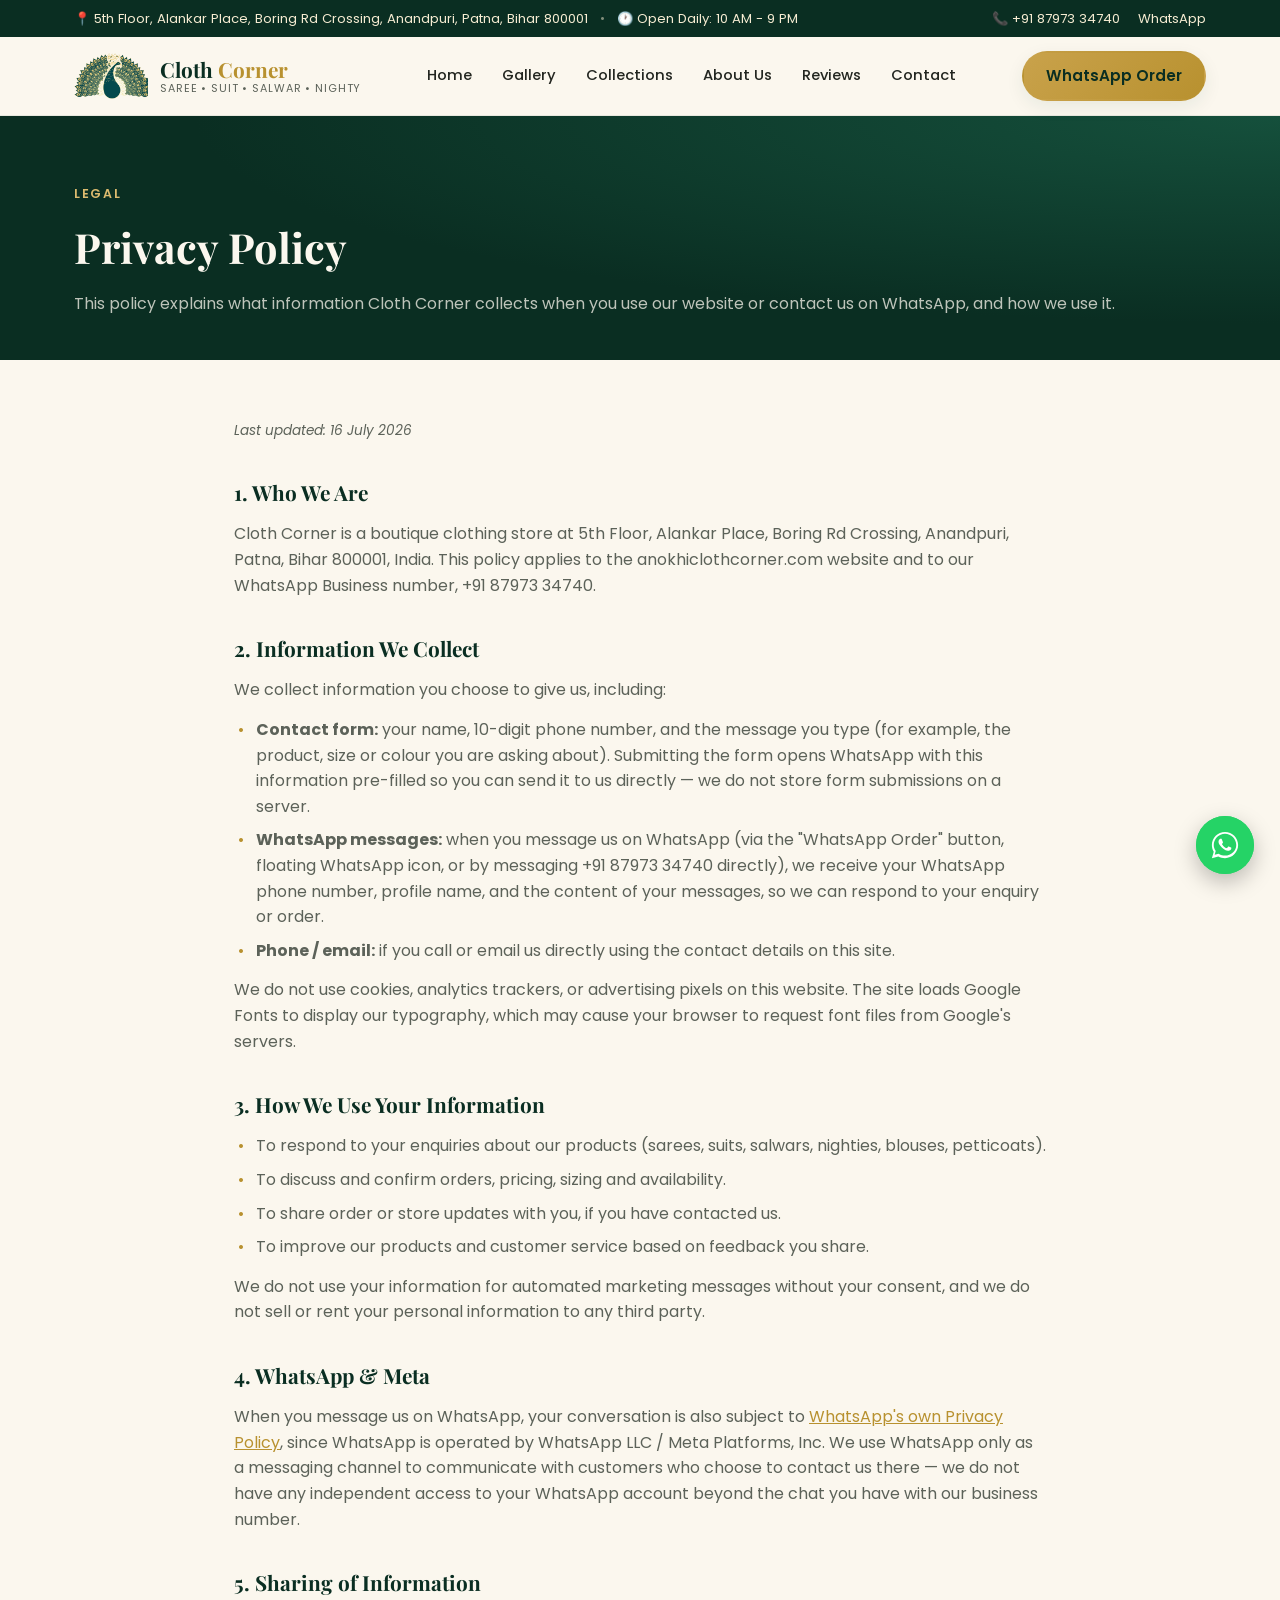
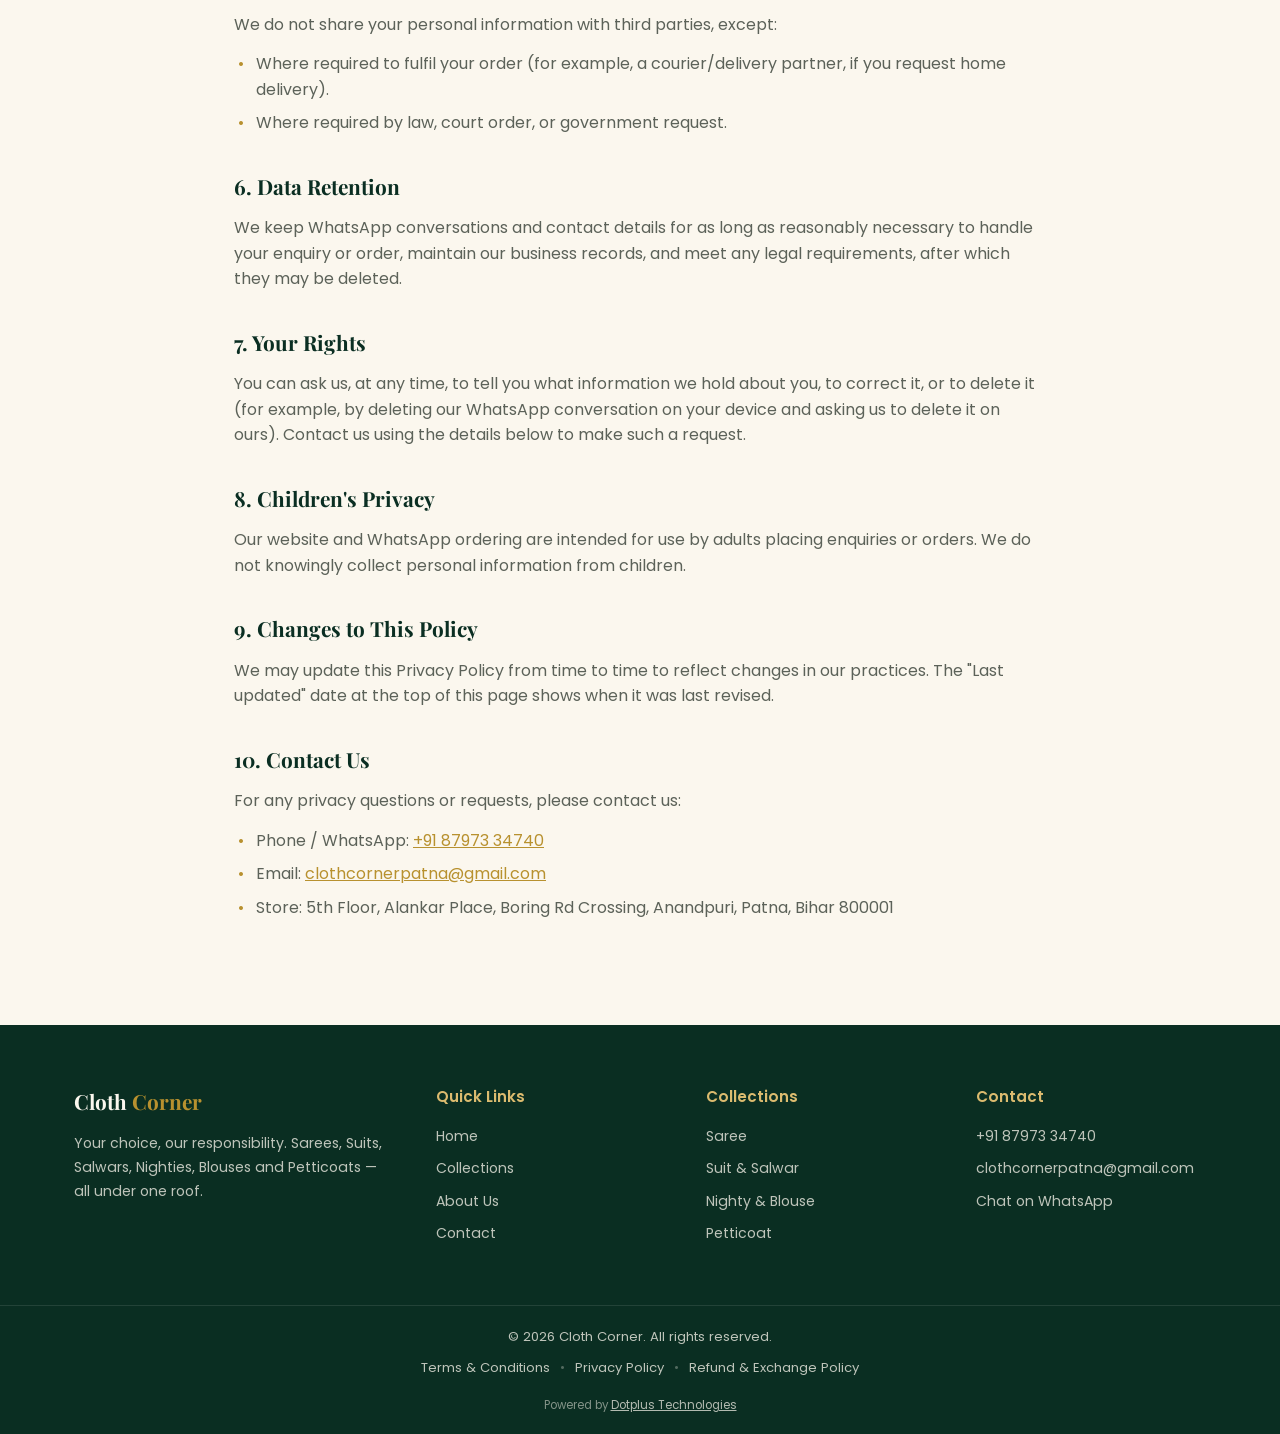
<file: privacy.html>
<!DOCTYPE html>
<html lang="en">
<head>
<meta charset="UTF-8">
<meta name="viewport" content="width=device-width, initial-scale=1.0">
<title>Privacy Policy | Cloth Corner</title>
<meta name="description" content="How Cloth Corner collects and uses your information via our website and WhatsApp, Patna.">
<meta name="theme-color" content="#0f3d2e">
<meta name="robots" content="noindex">
<link rel="preconnect" href="https://fonts.googleapis.com">
<link rel="preconnect" href="https://fonts.gstatic.com" crossorigin>
<link href="https://fonts.googleapis.com/css2?family=Playfair+Display:wght@500;600;700;800&family=Poppins:wght@300;400;500;600;700&display=swap" rel="stylesheet">
<link rel="stylesheet" href="css/style.css">
<link rel="icon" type="image/png" sizes="32x32" href="img/favicon-32.png">
<link rel="icon" type="image/png" sizes="180x180" href="img/favicon-180.png">
<link rel="apple-touch-icon" href="img/favicon-180.png">
</head>
<body>

<!-- Top info bar -->
<div class="topbar">
  <div class="container topbar-inner">
    <div class="topbar-left">
      <span>📍 5th Floor, Alankar Place, Boring Rd Crossing, Anandpuri, Patna, Bihar 800001</span>
      <span class="sep">•</span>
      <span>🕐 Open Daily: 10 AM - 9 PM</span>
    </div>
    <div class="topbar-right">
      <a href="tel:+918797334740">📞 +91 87973 34740</a>
      <a href="https://wa.me/918797334740?text=Hi%2C%20I%20would%20like%20information%20about%20Cloth%20Corner%20products." target="_blank" rel="noopener">WhatsApp</a>
    </div>
  </div>
</div>

<!-- Header -->
<header class="site-header" id="siteHeader">
  <div class="container header-inner">
    <a href="index.html" class="brand">
      <span class="brand-mark">
        <img src="img/logo-mark.png" width="258" height="160" alt="Cloth Corner peacock logo">
      </span>
      <span class="brand-text">
        <span class="brand-name">Cloth <em>Corner</em></span>
        <span class="brand-tag">Saree • Suit • Salwar • Nighty</span>
      </span>
    </a>

    <nav class="main-nav" id="mainNav">
      <a href="index.html#home">Home</a>
      <a href="index.html#gallery">Gallery</a>
      <a href="index.html#collections">Collections</a>
      <a href="about.html">About Us</a>
      <a href="index.html#testimonials">Reviews</a>
      <a href="index.html#contact">Contact</a>
    </nav>

    <a href="https://wa.me/918797334740?text=Hi%2C%20I%20would%20like%20information%20about%20Cloth%20Corner%20products." target="_blank" rel="noopener" class="btn btn-primary header-cta">
      <span>WhatsApp Order</span>
    </a>

    <button class="hamburger" id="hamburger" aria-label="Open menu" aria-expanded="false">
      <span></span><span></span><span></span>
    </button>
  </div>
</header>

<!-- Page title -->
<section class="legal-hero">
  <div class="container">
    <span class="eyebrow">Legal</span>
    <h1>Privacy Policy</h1>
    <p>This policy explains what information Cloth Corner collects when you use our website or contact us on WhatsApp, and how we use it.</p>
  </div>
</section>

<!-- Content -->
<section class="legal-content">
  <div class="container">
    <p class="updated">Last updated: 16 July 2026</p>

    <h2>1. Who We Are</h2>
    <p>Cloth Corner is a boutique clothing store at 5th Floor, Alankar Place, Boring Rd Crossing, Anandpuri, Patna, Bihar 800001, India. This policy applies to the anokhiclothcorner.com website and to our WhatsApp Business number, +91 87973 34740.</p>

    <h2>2. Information We Collect</h2>
    <p>We collect information you choose to give us, including:</p>
    <ul>
      <li><strong>Contact form:</strong> your name, 10-digit phone number, and the message you type (for example, the product, size or colour you are asking about). Submitting the form opens WhatsApp with this information pre-filled so you can send it to us directly — we do not store form submissions on a server.</li>
      <li><strong>WhatsApp messages:</strong> when you message us on WhatsApp (via the "WhatsApp Order" button, floating WhatsApp icon, or by messaging +91 87973 34740 directly), we receive your WhatsApp phone number, profile name, and the content of your messages, so we can respond to your enquiry or order.</li>
      <li><strong>Phone / email:</strong> if you call or email us directly using the contact details on this site.</li>
    </ul>
    <p>We do not use cookies, analytics trackers, or advertising pixels on this website. The site loads Google Fonts to display our typography, which may cause your browser to request font files from Google's servers.</p>

    <h2>3. How We Use Your Information</h2>
    <ul>
      <li>To respond to your enquiries about our products (sarees, suits, salwars, nighties, blouses, petticoats).</li>
      <li>To discuss and confirm orders, pricing, sizing and availability.</li>
      <li>To share order or store updates with you, if you have contacted us.</li>
      <li>To improve our products and customer service based on feedback you share.</li>
    </ul>
    <p>We do not use your information for automated marketing messages without your consent, and we do not sell or rent your personal information to any third party.</p>

    <h2>4. WhatsApp &amp; Meta</h2>
    <p>When you message us on WhatsApp, your conversation is also subject to <a href="https://www.whatsapp.com/legal/privacy-policy" target="_blank" rel="noopener">WhatsApp's own Privacy Policy</a>, since WhatsApp is operated by WhatsApp LLC / Meta Platforms, Inc. We use WhatsApp only as a messaging channel to communicate with customers who choose to contact us there — we do not have any independent access to your WhatsApp account beyond the chat you have with our business number.</p>

    <h2>5. Sharing of Information</h2>
    <p>We do not share your personal information with third parties, except:</p>
    <ul>
      <li>Where required to fulfil your order (for example, a courier/delivery partner, if you request home delivery).</li>
      <li>Where required by law, court order, or government request.</li>
    </ul>

    <h2>6. Data Retention</h2>
    <p>We keep WhatsApp conversations and contact details for as long as reasonably necessary to handle your enquiry or order, maintain our business records, and meet any legal requirements, after which they may be deleted.</p>

    <h2>7. Your Rights</h2>
    <p>You can ask us, at any time, to tell you what information we hold about you, to correct it, or to delete it (for example, by deleting our WhatsApp conversation on your device and asking us to delete it on ours). Contact us using the details below to make such a request.</p>

    <h2>8. Children's Privacy</h2>
    <p>Our website and WhatsApp ordering are intended for use by adults placing enquiries or orders. We do not knowingly collect personal information from children.</p>

    <h2>9. Changes to This Policy</h2>
    <p>We may update this Privacy Policy from time to time to reflect changes in our practices. The "Last updated" date at the top of this page shows when it was last revised.</p>

    <h2>10. Contact Us</h2>
    <p>For any privacy questions or requests, please contact us:</p>
    <ul>
      <li>Phone / WhatsApp: <a href="tel:+918797334740">+91 87973 34740</a></li>
      <li>Email: <a href="mailto:clothcornerpatna@gmail.com">clothcornerpatna@gmail.com</a></li>
      <li>Store: 5th Floor, Alankar Place, Boring Rd Crossing, Anandpuri, Patna, Bihar 800001</li>
    </ul>
  </div>
</section>

<!-- Footer -->
<footer class="site-footer">
  <div class="container footer-inner">
    <div class="footer-brand">
      <span class="brand-name light">Cloth <em>Corner</em></span>
      <p>Your choice, our responsibility. Sarees, Suits, Salwars, Nighties, Blouses and Petticoats — all under one roof.</p>
    </div>
    <div class="footer-links">
      <h4>Quick Links</h4>
      <a href="index.html#home">Home</a>
      <a href="index.html#collections">Collections</a>
      <a href="about.html">About Us</a>
      <a href="index.html#contact">Contact</a>
    </div>
    <div class="footer-links">
      <h4>Collections</h4>
      <a href="index.html#collections">Saree</a>
      <a href="index.html#collections">Suit &amp; Salwar</a>
      <a href="index.html#collections">Nighty &amp; Blouse</a>
      <a href="index.html#collections">Petticoat</a>
    </div>
    <div class="footer-links">
      <h4>Contact</h4>
      <a href="tel:+918797334740">+91 87973 34740</a>
      <a href="mailto:clothcornerpatna@gmail.com">clothcornerpatna@gmail.com</a>
      <a href="https://wa.me/918797334740?text=Hi%2C%20I%20would%20like%20information%20about%20Cloth%20Corner%20products." target="_blank" rel="noopener">Chat on WhatsApp</a>
    </div>
  </div>
  <div class="footer-bottom">
    <div class="container footer-bottom-inner">
      <p>© <span id="year"></span> Cloth Corner. All rights reserved.</p>
      <nav class="legal-links" aria-label="Legal">
        <a href="terms.html">Terms &amp; Conditions</a>
        <span class="sep">•</span>
        <a href="privacy.html">Privacy Policy</a>
        <span class="sep">•</span>
        <a href="refund.html">Refund &amp; Exchange Policy</a>
      </nav>
      <p class="powered-by">Powered by <a href="https://dotplus.in" target="_blank" rel="noopener">Dotplus Technologies</a></p>
    </div>
  </div>
</footer>

<a href="https://wa.me/918797334740?text=Hi%2C%20I%20would%20like%20information%20about%20Cloth%20Corner%20products." target="_blank" rel="noopener" class="whatsapp-float" aria-label="Chat on WhatsApp">
  <svg viewBox="0 0 32 32" width="30" height="30"><path fill="#fff" d="M16 2C8.3 2 2 8.3 2 16c0 2.6.7 5.1 2 7.3L2 30l6.9-1.8c2.1 1.2 4.5 1.8 7.1 1.8 7.7 0 14-6.3 14-14S23.7 2 16 2zm0 25.3c-2.3 0-4.5-.6-6.4-1.8l-.5-.3-4.1 1.1 1.1-4-.3-.5C4.6 20 4 18 4 16 4 9.4 9.4 4 16 4s12 5.4 12 12-5.4 11.3-12 11.3zm6.4-8.5c-.3-.2-2-1-2.3-1.1-.3-.1-.5-.2-.8.2-.2.3-.9 1.1-1.1 1.3-.2.2-.4.2-.8.1-.3-.2-1.4-.5-2.7-1.7-1-.9-1.7-2-1.9-2.3-.2-.3 0-.5.1-.7.2-.2.4-.4.6-.6.2-.2.2-.4.3-.6.1-.2.1-.5 0-.7-.1-.2-.8-2-1.1-2.7-.3-.7-.6-.6-.8-.6h-.7c-.2 0-.6.1-.9.4-.3.3-1.2 1.1-1.2 2.8s1.2 3.3 1.4 3.5c.2.2 2.4 3.6 5.7 5.1.8.3 1.4.6 1.9.7.8.3 1.5.2 2.1.1.6-.1 2-.8 2.3-1.6.3-.8.3-1.4.2-1.6-.1-.1-.3-.2-.6-.4z"/></svg>
</a>

<button class="back-to-top" id="backToTop" aria-label="Back to top">↑</button>

<script src="js/script.js"></script>
</body>
</html>
</file>
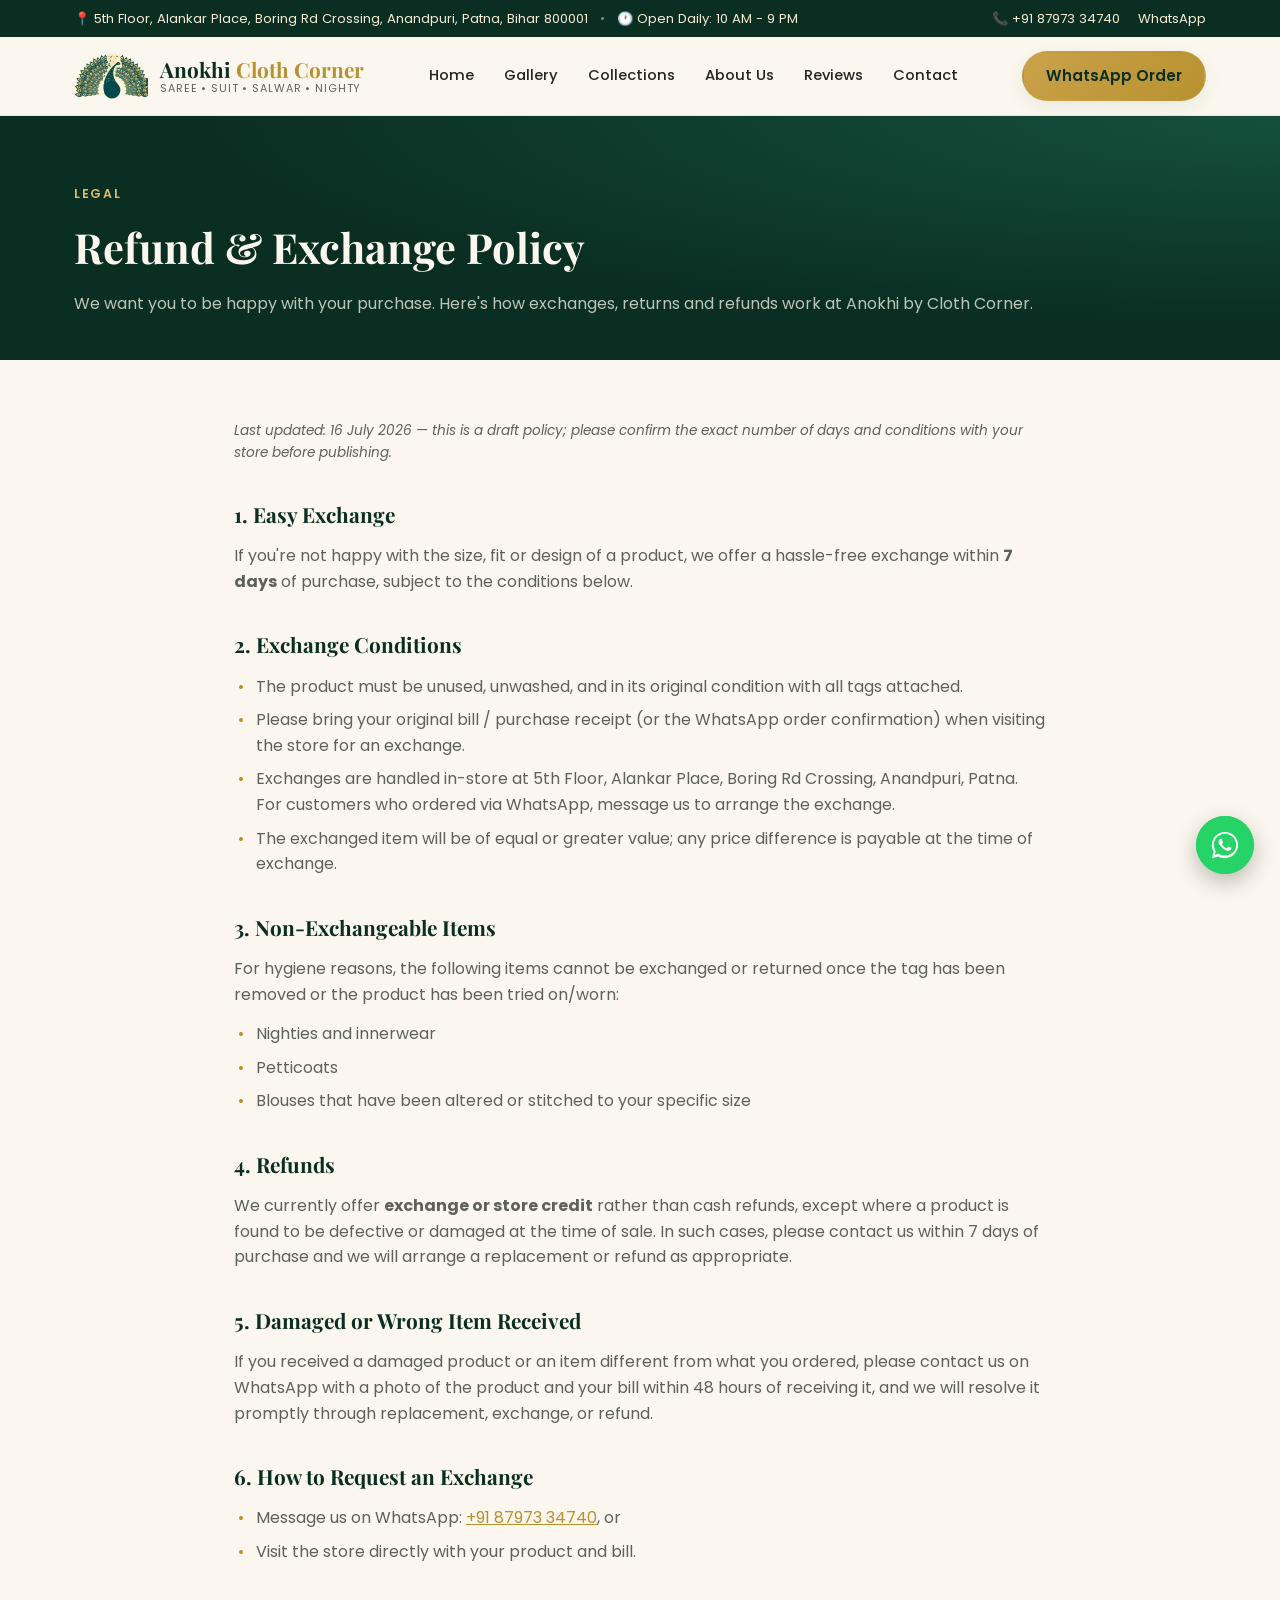
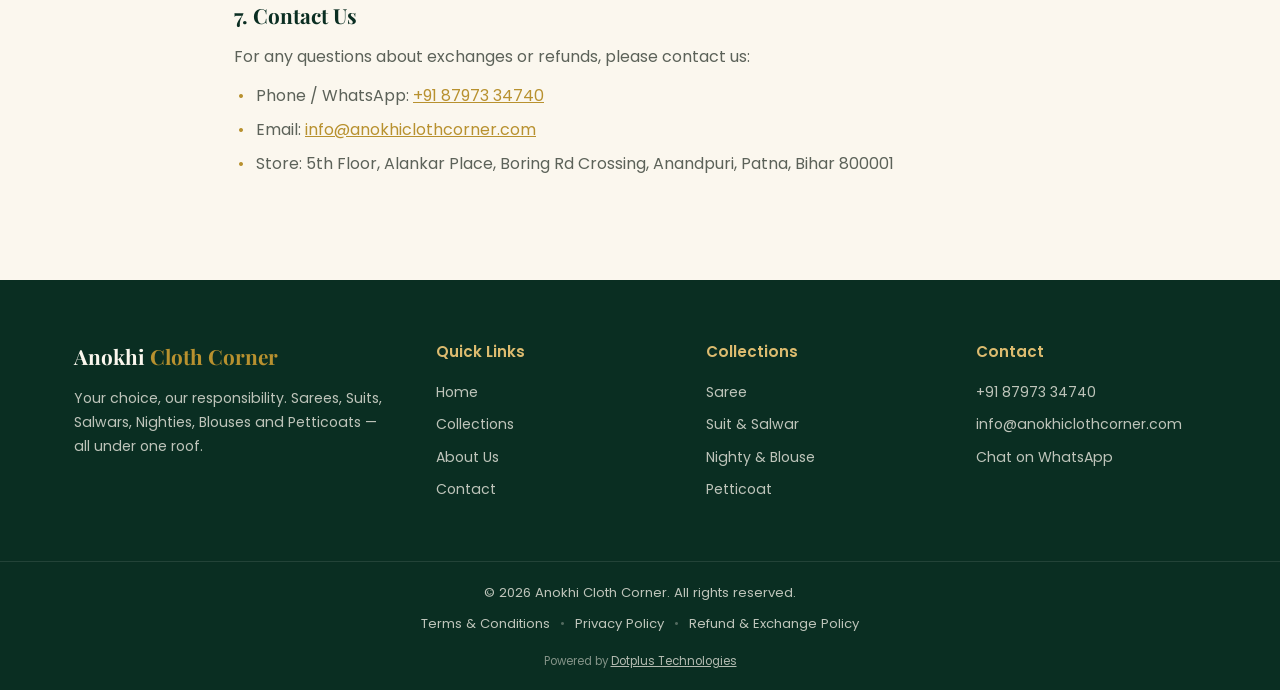
<file: refund.html>
<!DOCTYPE html>
<html lang="en">
<head>
<meta charset="UTF-8">
<meta name="viewport" content="width=device-width, initial-scale=1.0">
<title>Refund &amp; Exchange Policy | Anokhi by Cloth Corner</title>
<meta name="description" content="Exchange, return and refund policy for Anokhi by Cloth Corner, Boring Road, Patna.">
<meta name="theme-color" content="#0f3d2e">
<meta name="robots" content="noindex">
<link rel="preconnect" href="https://fonts.googleapis.com">
<link rel="preconnect" href="https://fonts.gstatic.com" crossorigin>
<link href="https://fonts.googleapis.com/css2?family=Playfair+Display:wght@500;600;700;800&family=Poppins:wght@300;400;500;600;700&display=swap" rel="stylesheet">
<link rel="stylesheet" href="css/style.css">
<link rel="icon" type="image/png" sizes="32x32" href="img/favicon-32.png">
<link rel="icon" type="image/png" sizes="180x180" href="img/favicon-180.png">
<link rel="apple-touch-icon" href="img/favicon-180.png">
</head>
<body>

<!-- Top info bar -->
<div class="topbar">
  <div class="container topbar-inner">
    <div class="topbar-left">
      <span>📍 5th Floor, Alankar Place, Boring Rd Crossing, Anandpuri, Patna, Bihar 800001</span>
      <span class="sep">•</span>
      <span>🕐 Open Daily: 10 AM - 9 PM</span>
    </div>
    <div class="topbar-right">
      <a href="tel:+918797334740">📞 +91 87973 34740</a>
      <a href="https://wa.me/918797334740?text=Hi%2C%20I%20would%20like%20information%20about%20Anokhi%20Cloth%20Corner%20products." target="_blank" rel="noopener">WhatsApp</a>
    </div>
  </div>
</div>

<!-- Header -->
<header class="site-header" id="siteHeader">
  <div class="container header-inner">
    <a href="index.html" class="brand">
      <span class="brand-mark">
        <img src="img/logo-mark.png" width="258" height="160" alt="Anokhi by Cloth Corner peacock logo">
      </span>
      <span class="brand-text">
        <span class="brand-name">Anokhi <em>Cloth Corner</em></span>
        <span class="brand-tag">Saree • Suit • Salwar • Nighty</span>
      </span>
    </a>

    <nav class="main-nav" id="mainNav">
      <a href="index.html#home">Home</a>
      <a href="index.html#gallery">Gallery</a>
      <a href="index.html#collections">Collections</a>
      <a href="index.html#about">About Us</a>
      <a href="index.html#testimonials">Reviews</a>
      <a href="index.html#contact">Contact</a>
    </nav>

    <a href="https://wa.me/918797334740?text=Hi%2C%20I%20would%20like%20information%20about%20Anokhi%20Cloth%20Corner%20products." target="_blank" rel="noopener" class="btn btn-primary header-cta">
      <span>WhatsApp Order</span>
    </a>

    <button class="hamburger" id="hamburger" aria-label="Open menu" aria-expanded="false">
      <span></span><span></span><span></span>
    </button>
  </div>
</header>

<!-- Page title -->
<section class="legal-hero">
  <div class="container">
    <span class="eyebrow">Legal</span>
    <h1>Refund &amp; Exchange Policy</h1>
    <p>We want you to be happy with your purchase. Here's how exchanges, returns and refunds work at Anokhi by Cloth Corner.</p>
  </div>
</section>

<!-- Content -->
<section class="legal-content">
  <div class="container">
    <p class="updated">Last updated: 16 July 2026 — this is a draft policy; please confirm the exact number of days and conditions with your store before publishing.</p>

    <h2>1. Easy Exchange</h2>
    <p>If you're not happy with the size, fit or design of a product, we offer a hassle-free exchange within <strong>7 days</strong> of purchase, subject to the conditions below.</p>

    <h2>2. Exchange Conditions</h2>
    <ul>
      <li>The product must be unused, unwashed, and in its original condition with all tags attached.</li>
      <li>Please bring your original bill / purchase receipt (or the WhatsApp order confirmation) when visiting the store for an exchange.</li>
      <li>Exchanges are handled in-store at 5th Floor, Alankar Place, Boring Rd Crossing, Anandpuri, Patna. For customers who ordered via WhatsApp, message us to arrange the exchange.</li>
      <li>The exchanged item will be of equal or greater value; any price difference is payable at the time of exchange.</li>
    </ul>

    <h2>3. Non-Exchangeable Items</h2>
    <p>For hygiene reasons, the following items cannot be exchanged or returned once the tag has been removed or the product has been tried on/worn:</p>
    <ul>
      <li>Nighties and innerwear</li>
      <li>Petticoats</li>
      <li>Blouses that have been altered or stitched to your specific size</li>
    </ul>

    <h2>4. Refunds</h2>
    <p>We currently offer <strong>exchange or store credit</strong> rather than cash refunds, except where a product is found to be defective or damaged at the time of sale. In such cases, please contact us within 7 days of purchase and we will arrange a replacement or refund as appropriate.</p>

    <h2>5. Damaged or Wrong Item Received</h2>
    <p>If you received a damaged product or an item different from what you ordered, please contact us on WhatsApp with a photo of the product and your bill within 48 hours of receiving it, and we will resolve it promptly through replacement, exchange, or refund.</p>

    <h2>6. How to Request an Exchange</h2>
    <ul>
      <li>Message us on WhatsApp: <a href="https://wa.me/918797334740?text=Hi%2C%20I%20would%20like%20to%20request%20an%20exchange%20for%20a%20recent%20purchase." target="_blank" rel="noopener">+91 87973 34740</a>, or</li>
      <li>Visit the store directly with your product and bill.</li>
    </ul>

    <h2>7. Contact Us</h2>
    <p>For any questions about exchanges or refunds, please contact us:</p>
    <ul>
      <li>Phone / WhatsApp: <a href="tel:+918797334740">+91 87973 34740</a></li>
      <li>Email: <a href="mailto:info@anokhiclothcorner.com">info@anokhiclothcorner.com</a></li>
      <li>Store: 5th Floor, Alankar Place, Boring Rd Crossing, Anandpuri, Patna, Bihar 800001</li>
    </ul>
  </div>
</section>

<!-- Footer -->
<footer class="site-footer">
  <div class="container footer-inner">
    <div class="footer-brand">
      <span class="brand-name light">Anokhi <em>Cloth Corner</em></span>
      <p>Your choice, our responsibility. Sarees, Suits, Salwars, Nighties, Blouses and Petticoats — all under one roof.</p>
    </div>
    <div class="footer-links">
      <h4>Quick Links</h4>
      <a href="index.html#home">Home</a>
      <a href="index.html#collections">Collections</a>
      <a href="index.html#about">About Us</a>
      <a href="index.html#contact">Contact</a>
    </div>
    <div class="footer-links">
      <h4>Collections</h4>
      <a href="index.html#collections">Saree</a>
      <a href="index.html#collections">Suit &amp; Salwar</a>
      <a href="index.html#collections">Nighty &amp; Blouse</a>
      <a href="index.html#collections">Petticoat</a>
    </div>
    <div class="footer-links">
      <h4>Contact</h4>
      <a href="tel:+918797334740">+91 87973 34740</a>
      <a href="mailto:info@anokhiclothcorner.com">info@anokhiclothcorner.com</a>
      <a href="https://wa.me/918797334740?text=Hi%2C%20I%20would%20like%20information%20about%20Anokhi%20Cloth%20Corner%20products." target="_blank" rel="noopener">Chat on WhatsApp</a>
    </div>
  </div>
  <div class="footer-bottom">
    <div class="container footer-bottom-inner">
      <p>© <span id="year"></span> Anokhi Cloth Corner. All rights reserved.</p>
      <nav class="legal-links" aria-label="Legal">
        <a href="terms.html">Terms &amp; Conditions</a>
        <span class="sep">•</span>
        <a href="privacy.html">Privacy Policy</a>
        <span class="sep">•</span>
        <a href="refund.html">Refund &amp; Exchange Policy</a>
      </nav>
      <p class="powered-by">Powered by <a href="https://dotplus.in" target="_blank" rel="noopener">Dotplus Technologies</a></p>
    </div>
  </div>
</footer>

<a href="https://wa.me/918797334740?text=Hi%2C%20I%20would%20like%20information%20about%20Anokhi%20Cloth%20Corner%20products." target="_blank" rel="noopener" class="whatsapp-float" aria-label="Chat on WhatsApp">
  <svg viewBox="0 0 32 32" width="30" height="30"><path fill="#fff" d="M16 2C8.3 2 2 8.3 2 16c0 2.6.7 5.1 2 7.3L2 30l6.9-1.8c2.1 1.2 4.5 1.8 7.1 1.8 7.7 0 14-6.3 14-14S23.7 2 16 2zm0 25.3c-2.3 0-4.5-.6-6.4-1.8l-.5-.3-4.1 1.1 1.1-4-.3-.5C4.6 20 4 18 4 16 4 9.4 9.4 4 16 4s12 5.4 12 12-5.4 11.3-12 11.3zm6.4-8.5c-.3-.2-2-1-2.3-1.1-.3-.1-.5-.2-.8.2-.2.3-.9 1.1-1.1 1.3-.2.2-.4.2-.8.1-.3-.2-1.4-.5-2.7-1.7-1-.9-1.7-2-1.9-2.3-.2-.3 0-.5.1-.7.2-.2.4-.4.6-.6.2-.2.2-.4.3-.6.1-.2.1-.5 0-.7-.1-.2-.8-2-1.1-2.7-.3-.7-.6-.6-.8-.6h-.7c-.2 0-.6.1-.9.4-.3.3-1.2 1.1-1.2 2.8s1.2 3.3 1.4 3.5c.2.2 2.4 3.6 5.7 5.1.8.3 1.4.6 1.9.7.8.3 1.5.2 2.1.1.6-.1 2-.8 2.3-1.6.3-.8.3-1.4.2-1.6-.1-.1-.3-.2-.6-.4z"/></svg>
</a>

<button class="back-to-top" id="backToTop" aria-label="Back to top">↑</button>

<script src="js/script.js"></script>
</body>
</html>
</file>
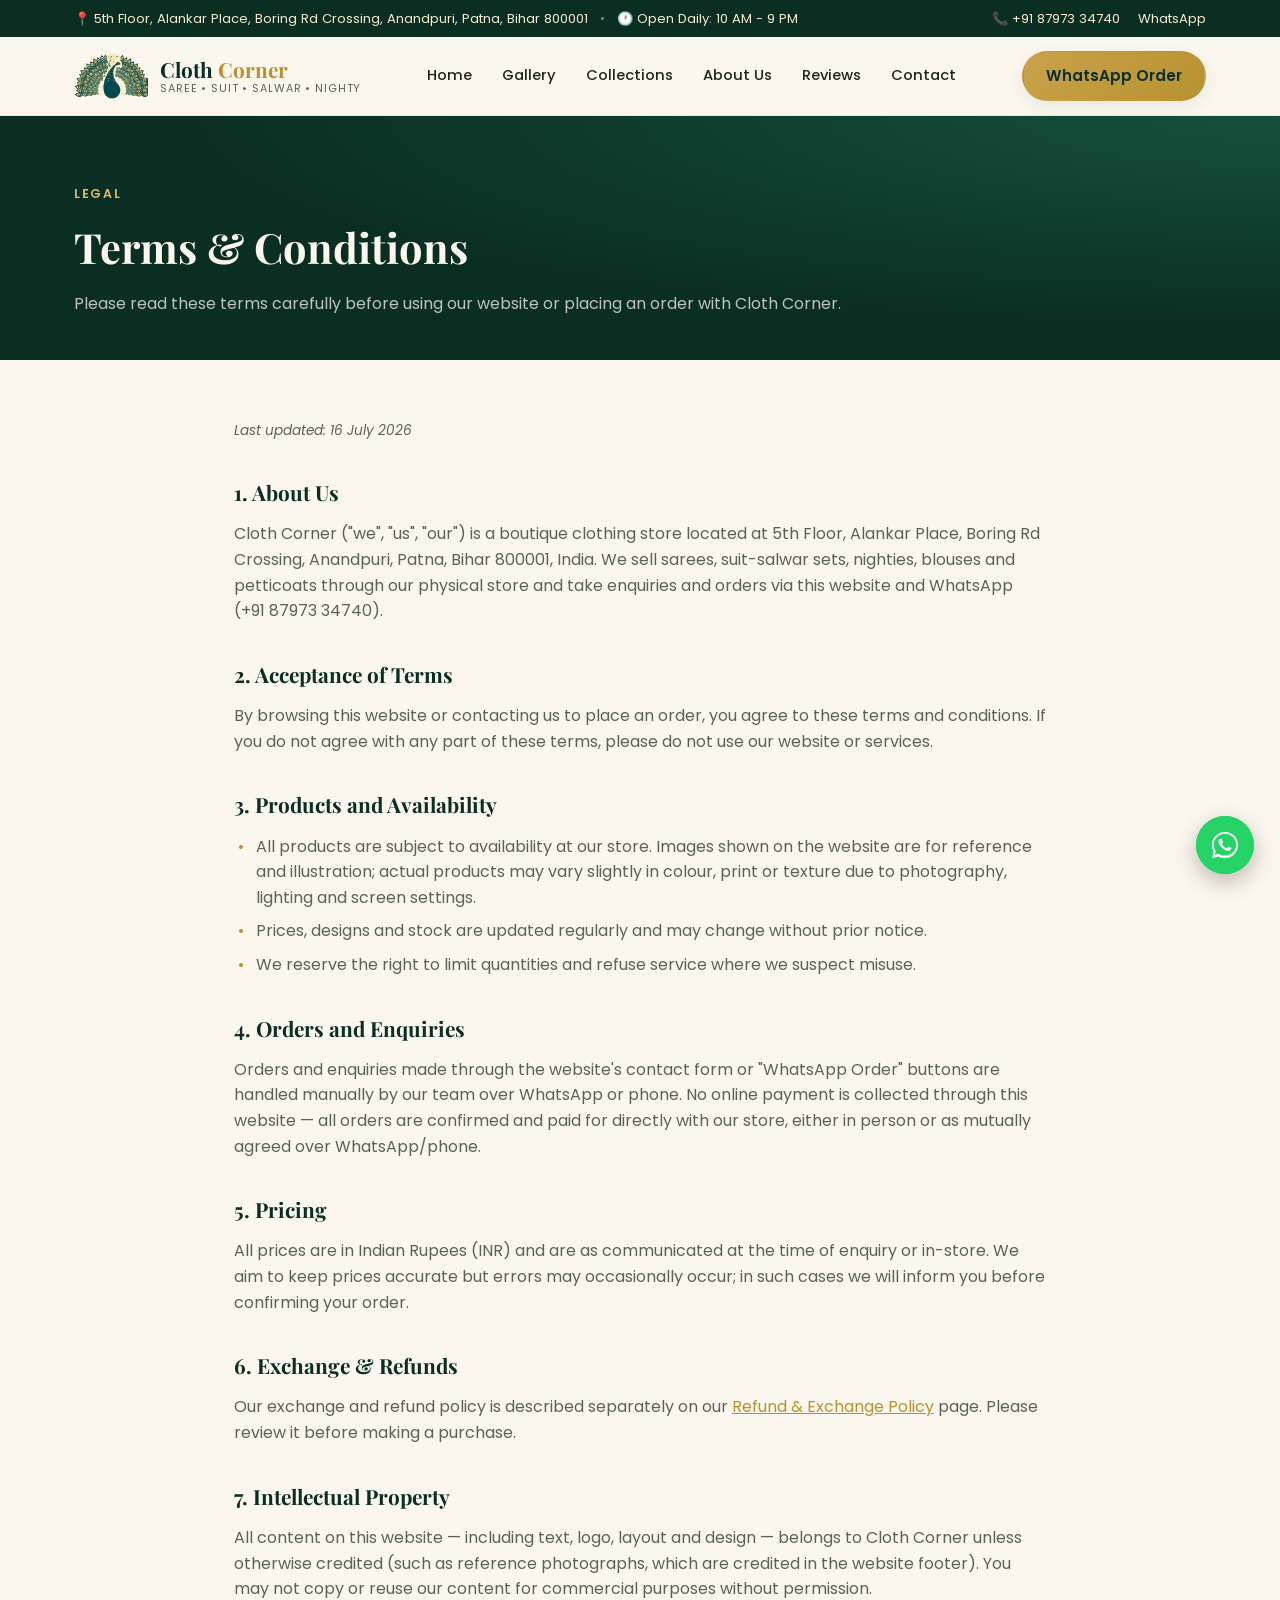
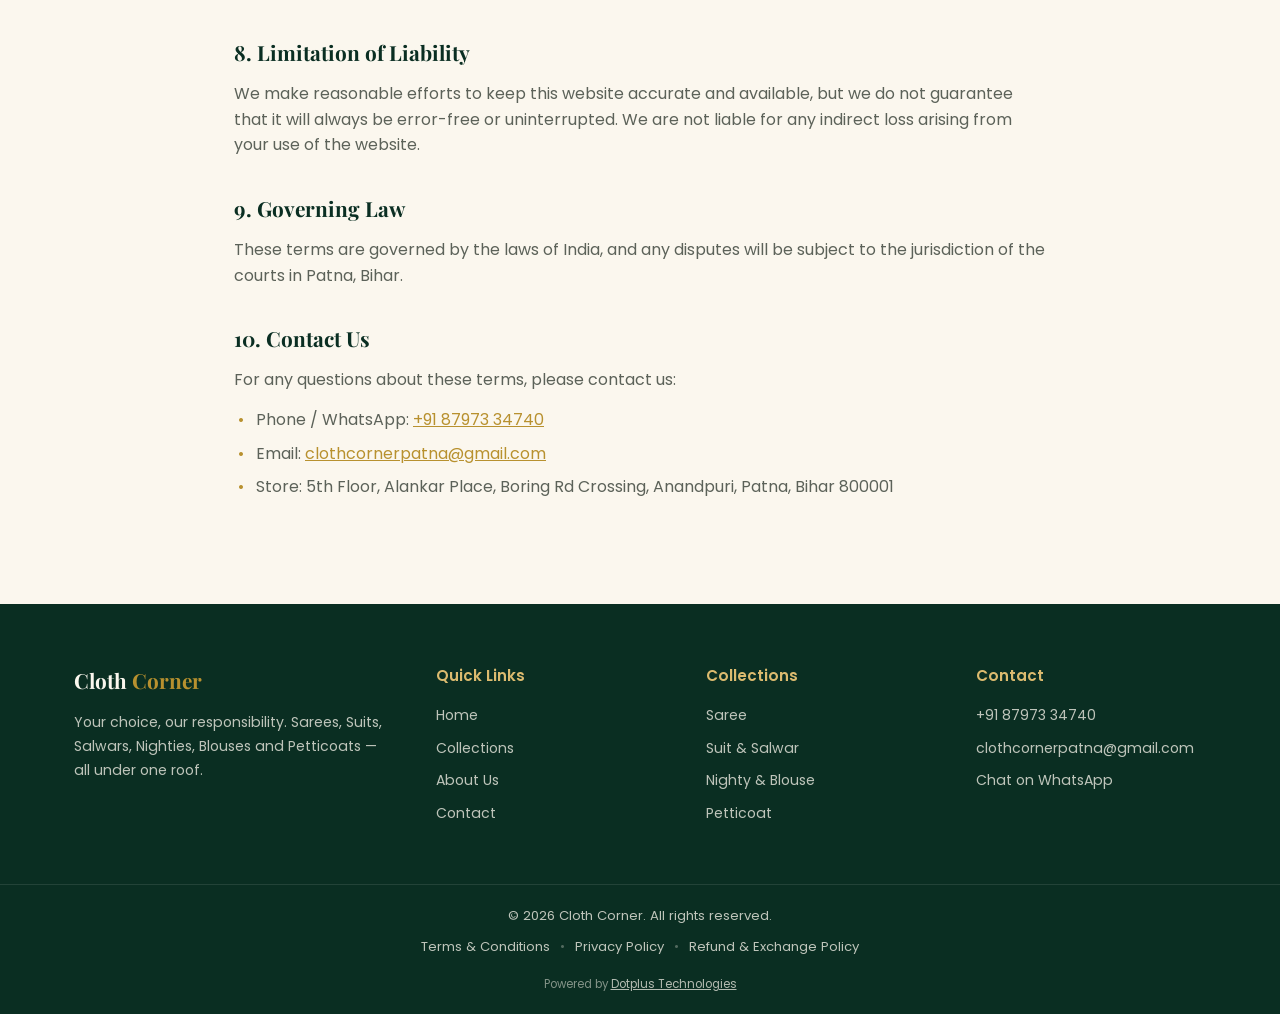
<file: terms.html>
<!DOCTYPE html>
<html lang="en">
<head>
<meta charset="UTF-8">
<meta name="viewport" content="width=device-width, initial-scale=1.0">
<title>Terms &amp; Conditions | Cloth Corner</title>
<meta name="description" content="Terms and conditions for using the Cloth Corner website and ordering products via WhatsApp, Patna.">
<meta name="theme-color" content="#0f3d2e">
<meta name="robots" content="noindex">
<link rel="preconnect" href="https://fonts.googleapis.com">
<link rel="preconnect" href="https://fonts.gstatic.com" crossorigin>
<link href="https://fonts.googleapis.com/css2?family=Playfair+Display:wght@500;600;700;800&family=Poppins:wght@300;400;500;600;700&display=swap" rel="stylesheet">
<link rel="stylesheet" href="css/style.css">
<link rel="icon" type="image/png" sizes="32x32" href="img/favicon-32.png">
<link rel="icon" type="image/png" sizes="180x180" href="img/favicon-180.png">
<link rel="apple-touch-icon" href="img/favicon-180.png">
</head>
<body>

<!-- Top info bar -->
<div class="topbar">
  <div class="container topbar-inner">
    <div class="topbar-left">
      <span>📍 5th Floor, Alankar Place, Boring Rd Crossing, Anandpuri, Patna, Bihar 800001</span>
      <span class="sep">•</span>
      <span>🕐 Open Daily: 10 AM - 9 PM</span>
    </div>
    <div class="topbar-right">
      <a href="tel:+918797334740">📞 +91 87973 34740</a>
      <a href="https://wa.me/918797334740?text=Hi%2C%20I%20would%20like%20information%20about%20Cloth%20Corner%20products." target="_blank" rel="noopener">WhatsApp</a>
    </div>
  </div>
</div>

<!-- Header -->
<header class="site-header" id="siteHeader">
  <div class="container header-inner">
    <a href="index.html" class="brand">
      <span class="brand-mark">
        <img src="img/logo-mark.png" width="258" height="160" alt="Cloth Corner peacock logo">
      </span>
      <span class="brand-text">
        <span class="brand-name">Cloth <em>Corner</em></span>
        <span class="brand-tag">Saree • Suit • Salwar • Nighty</span>
      </span>
    </a>

    <nav class="main-nav" id="mainNav">
      <a href="index.html#home">Home</a>
      <a href="index.html#gallery">Gallery</a>
      <a href="index.html#collections">Collections</a>
      <a href="about.html">About Us</a>
      <a href="index.html#testimonials">Reviews</a>
      <a href="index.html#contact">Contact</a>
    </nav>

    <a href="https://wa.me/918797334740?text=Hi%2C%20I%20would%20like%20information%20about%20Cloth%20Corner%20products." target="_blank" rel="noopener" class="btn btn-primary header-cta">
      <span>WhatsApp Order</span>
    </a>

    <button class="hamburger" id="hamburger" aria-label="Open menu" aria-expanded="false">
      <span></span><span></span><span></span>
    </button>
  </div>
</header>

<!-- Page title -->
<section class="legal-hero">
  <div class="container">
    <span class="eyebrow">Legal</span>
    <h1>Terms &amp; Conditions</h1>
    <p>Please read these terms carefully before using our website or placing an order with Cloth Corner.</p>
  </div>
</section>

<!-- Content -->
<section class="legal-content">
  <div class="container">
    <p class="updated">Last updated: 16 July 2026</p>

    <h2>1. About Us</h2>
    <p>Cloth Corner ("we", "us", "our") is a boutique clothing store located at 5th Floor, Alankar Place, Boring Rd Crossing, Anandpuri, Patna, Bihar 800001, India. We sell sarees, suit-salwar sets, nighties, blouses and petticoats through our physical store and take enquiries and orders via this website and WhatsApp (+91 87973 34740).</p>

    <h2>2. Acceptance of Terms</h2>
    <p>By browsing this website or contacting us to place an order, you agree to these terms and conditions. If you do not agree with any part of these terms, please do not use our website or services.</p>

    <h2>3. Products and Availability</h2>
    <ul>
      <li>All products are subject to availability at our store. Images shown on the website are for reference and illustration; actual products may vary slightly in colour, print or texture due to photography, lighting and screen settings.</li>
      <li>Prices, designs and stock are updated regularly and may change without prior notice.</li>
      <li>We reserve the right to limit quantities and refuse service where we suspect misuse.</li>
    </ul>

    <h2>4. Orders and Enquiries</h2>
    <p>Orders and enquiries made through the website's contact form or "WhatsApp Order" buttons are handled manually by our team over WhatsApp or phone. No online payment is collected through this website — all orders are confirmed and paid for directly with our store, either in person or as mutually agreed over WhatsApp/phone.</p>

    <h2>5. Pricing</h2>
    <p>All prices are in Indian Rupees (INR) and are as communicated at the time of enquiry or in-store. We aim to keep prices accurate but errors may occasionally occur; in such cases we will inform you before confirming your order.</p>

    <h2>6. Exchange &amp; Refunds</h2>
    <p>Our exchange and refund policy is described separately on our <a href="refund.html">Refund &amp; Exchange Policy</a> page. Please review it before making a purchase.</p>

    <h2>7. Intellectual Property</h2>
    <p>All content on this website — including text, logo, layout and design — belongs to Cloth Corner unless otherwise credited (such as reference photographs, which are credited in the website footer). You may not copy or reuse our content for commercial purposes without permission.</p>

    <h2>8. Limitation of Liability</h2>
    <p>We make reasonable efforts to keep this website accurate and available, but we do not guarantee that it will always be error-free or uninterrupted. We are not liable for any indirect loss arising from your use of the website.</p>

    <h2>9. Governing Law</h2>
    <p>These terms are governed by the laws of India, and any disputes will be subject to the jurisdiction of the courts in Patna, Bihar.</p>

    <h2>10. Contact Us</h2>
    <p>For any questions about these terms, please contact us:</p>
    <ul>
      <li>Phone / WhatsApp: <a href="tel:+918797334740">+91 87973 34740</a></li>
      <li>Email: <a href="mailto:clothcornerpatna@gmail.com">clothcornerpatna@gmail.com</a></li>
      <li>Store: 5th Floor, Alankar Place, Boring Rd Crossing, Anandpuri, Patna, Bihar 800001</li>
    </ul>
  </div>
</section>

<!-- Footer -->
<footer class="site-footer">
  <div class="container footer-inner">
    <div class="footer-brand">
      <span class="brand-name light">Cloth <em>Corner</em></span>
      <p>Your choice, our responsibility. Sarees, Suits, Salwars, Nighties, Blouses and Petticoats — all under one roof.</p>
    </div>
    <div class="footer-links">
      <h4>Quick Links</h4>
      <a href="index.html#home">Home</a>
      <a href="index.html#collections">Collections</a>
      <a href="about.html">About Us</a>
      <a href="index.html#contact">Contact</a>
    </div>
    <div class="footer-links">
      <h4>Collections</h4>
      <a href="index.html#collections">Saree</a>
      <a href="index.html#collections">Suit &amp; Salwar</a>
      <a href="index.html#collections">Nighty &amp; Blouse</a>
      <a href="index.html#collections">Petticoat</a>
    </div>
    <div class="footer-links">
      <h4>Contact</h4>
      <a href="tel:+918797334740">+91 87973 34740</a>
      <a href="mailto:clothcornerpatna@gmail.com">clothcornerpatna@gmail.com</a>
      <a href="https://wa.me/918797334740?text=Hi%2C%20I%20would%20like%20information%20about%20Cloth%20Corner%20products." target="_blank" rel="noopener">Chat on WhatsApp</a>
    </div>
  </div>
  <div class="footer-bottom">
    <div class="container footer-bottom-inner">
      <p>© <span id="year"></span> Cloth Corner. All rights reserved.</p>
      <nav class="legal-links" aria-label="Legal">
        <a href="terms.html">Terms &amp; Conditions</a>
        <span class="sep">•</span>
        <a href="privacy.html">Privacy Policy</a>
        <span class="sep">•</span>
        <a href="refund.html">Refund &amp; Exchange Policy</a>
      </nav>
      <p class="powered-by">Powered by <a href="https://dotplus.in" target="_blank" rel="noopener">Dotplus Technologies</a></p>
    </div>
  </div>
</footer>

<a href="https://wa.me/918797334740?text=Hi%2C%20I%20would%20like%20information%20about%20Cloth%20Corner%20products." target="_blank" rel="noopener" class="whatsapp-float" aria-label="Chat on WhatsApp">
  <svg viewBox="0 0 32 32" width="30" height="30"><path fill="#fff" d="M16 2C8.3 2 2 8.3 2 16c0 2.6.7 5.1 2 7.3L2 30l6.9-1.8c2.1 1.2 4.5 1.8 7.1 1.8 7.7 0 14-6.3 14-14S23.7 2 16 2zm0 25.3c-2.3 0-4.5-.6-6.4-1.8l-.5-.3-4.1 1.1 1.1-4-.3-.5C4.6 20 4 18 4 16 4 9.4 9.4 4 16 4s12 5.4 12 12-5.4 11.3-12 11.3zm6.4-8.5c-.3-.2-2-1-2.3-1.1-.3-.1-.5-.2-.8.2-.2.3-.9 1.1-1.1 1.3-.2.2-.4.2-.8.1-.3-.2-1.4-.5-2.7-1.7-1-.9-1.7-2-1.9-2.3-.2-.3 0-.5.1-.7.2-.2.4-.4.6-.6.2-.2.2-.4.3-.6.1-.2.1-.5 0-.7-.1-.2-.8-2-1.1-2.7-.3-.7-.6-.6-.8-.6h-.7c-.2 0-.6.1-.9.4-.3.3-1.2 1.1-1.2 2.8s1.2 3.3 1.4 3.5c.2.2 2.4 3.6 5.7 5.1.8.3 1.4.6 1.9.7.8.3 1.5.2 2.1.1.6-.1 2-.8 2.3-1.6.3-.8.3-1.4.2-1.6-.1-.1-.3-.2-.6-.4z"/></svg>
</a>

<button class="back-to-top" id="backToTop" aria-label="Back to top">↑</button>

<script src="js/script.js"></script>
</body>
</html>
</file>
<file: css/style.css>
/* ===== Anokhi Cloth Corner — Royal Deep Green & Gold Theme ===== */

:root {
  --green-950: #0a2e22;
  --green-900: #0f3d2e;
  --green-800: #15503c;
  --green-700: #1b6349;
  --green-600: #227a5b;
  --green-100: #e7f2ec;
  --gold-600: #b8912f;
  --gold-500: #c9a24b;
  --gold-400: #dcbb6f;
  --gold-100: #f6ecd2;
  --cream: #fbf7ee;
  --ink: #232620;
  --ink-soft: #5c6259;
  --white: #ffffff;
  --shadow: 0 10px 30px rgba(15, 61, 46, 0.12);
  --shadow-soft: 0 6px 18px rgba(15, 61, 46, 0.08);
  --radius: 16px;
  --font-display: 'Playfair Display', serif;
  --font-body: 'Poppins', 'Noto Sans Devanagari', sans-serif;
}

* { box-sizing: border-box; margin: 0; padding: 0; }

html { scroll-behavior: smooth; }

body {
  font-family: var(--font-body);
  color: var(--ink);
  background: var(--cream);
  line-height: 1.6;
  overflow-x: hidden;
}

img { max-width: 100%; display: block; }

a { text-decoration: none; color: inherit; }

ul { list-style: none; }

.container {
  width: 100%;
  max-width: 1180px;
  margin: 0 auto;
  padding: 0 24px;
}

h1, h2, h3, h4 { font-family: var(--font-display); font-weight: 700; color: var(--green-950); }

.eyebrow {
  display: inline-block;
  font-family: var(--font-body);
  font-size: 0.78rem;
  font-weight: 600;
  letter-spacing: 0.14em;
  text-transform: uppercase;
  color: var(--gold-600);
  margin-bottom: 10px;
}

.btn {
  position: relative;
  display: inline-flex;
  align-items: center;
  justify-content: center;
  gap: 8px;
  padding: 14px 30px;
  border-radius: 50px;
  font-weight: 600;
  font-size: 0.95rem;
  cursor: pointer;
  border: 2px solid transparent;
  overflow: hidden;
  transition: transform 0.25s ease, box-shadow 0.25s ease, background 0.25s ease, color 0.25s ease;
}

.btn-primary {
  background: linear-gradient(135deg, var(--gold-500), var(--gold-600));
  color: var(--green-950);
  box-shadow: var(--shadow-soft);
}
.btn-primary:hover { transform: translateY(-2px); box-shadow: var(--shadow); }
.btn-primary::after {
  content: "";
  position: absolute;
  top: 0; left: -60%;
  width: 40%; height: 100%;
  background: linear-gradient(120deg, transparent, rgba(255,255,255,0.55), transparent);
  transform: skewX(-20deg);
  transition: left 0.6s ease;
}
.btn-primary:hover::after { left: 130%; }

.btn-outline {
  border-color: var(--green-900);
  color: var(--green-900);
  background: transparent;
}
.btn-outline:hover { background: var(--green-900); color: var(--white); transform: translateY(-2px); }

/* ---------- Reveal animation ---------- */
.reveal {
  opacity: 0;
  transform: translateY(24px);
  transition: opacity 0.7s ease, transform 0.7s ease;
}
.reveal.in-view { opacity: 1; transform: translateY(0); }

/* ---------- Top bar ---------- */
.topbar {
  background: var(--green-950);
  color: var(--gold-100);
  font-size: 0.82rem;
}
.topbar-inner {
  display: flex;
  justify-content: space-between;
  align-items: center;
  padding: 8px 24px;
  flex-wrap: wrap;
  gap: 6px;
}
.topbar-left .sep { margin: 0 8px; opacity: 0.5; }
.topbar-right { display: flex; gap: 18px; }
.topbar-right a { transition: color 0.2s; }
.topbar-right a:hover { color: var(--gold-400); }

/* ---------- Header ---------- */
.site-header {
  position: sticky;
  top: 0;
  z-index: 100;
  background: rgba(251, 247, 238, 0.92);
  backdrop-filter: blur(10px);
  border-bottom: 1px solid rgba(15, 61, 46, 0.08);
  transition: box-shadow 0.3s ease;
}
.site-header.scrolled { box-shadow: 0 6px 20px rgba(15, 61, 46, 0.1); }

.header-inner {
  display: flex;
  align-items: center;
  justify-content: space-between;
  padding: 14px 24px;
  gap: 20px;
}

.brand { display: flex; align-items: center; gap: 12px; }
.brand-mark { color: var(--gold-600); flex-shrink: 0; display: flex; align-items: center; }
.brand-mark img { height: 46px; width: auto; display: block; }
.brand-text { display: flex; flex-direction: column; line-height: 1.2; }
.brand-name {
  font-family: var(--font-display);
  font-size: 1.3rem;
  font-weight: 700;
  color: var(--green-950);
}
.brand-name em { font-style: normal; color: var(--gold-600); }
.brand-name.light { color: var(--cream); }
.brand-tag { font-size: 0.68rem; letter-spacing: 0.08em; text-transform: uppercase; color: var(--ink-soft); }

.main-nav { display: flex; gap: 30px; }
.main-nav a {
  font-size: 0.92rem;
  font-weight: 500;
  color: var(--ink);
  position: relative;
  padding: 4px 0;
  transition: color 0.2s;
}
.main-nav a::after {
  content: "";
  position: absolute;
  left: 0; bottom: -2px;
  width: 0; height: 2px;
  background: var(--gold-500);
  transition: width 0.25s ease;
}
.main-nav a:hover { color: var(--green-800); }
.main-nav a:hover::after { width: 100%; }

.header-cta { flex-shrink: 0; padding: 11px 22px; }

.hamburger {
  display: none;
  flex-direction: column;
  gap: 5px;
  background: none;
  border: none;
  cursor: pointer;
  padding: 6px;
}
.hamburger span {
  width: 24px; height: 2px;
  background: var(--green-950);
  border-radius: 2px;
  transition: transform 0.3s ease, opacity 0.3s ease;
}
.hamburger.open span:nth-child(1) { transform: translateY(7px) rotate(45deg); }
.hamburger.open span:nth-child(2) { opacity: 0; }
.hamburger.open span:nth-child(3) { transform: translateY(-7px) rotate(-45deg); }

/* ---------- Hero ---------- */
.hero {
  position: relative;
  background: radial-gradient(ellipse at top right, var(--green-800) 0%, var(--green-950) 60%);
  padding: 70px 0 140px;
  overflow: hidden;
}
.hero-pattern {
  position: absolute; inset: 0;
  background-image:
    radial-gradient(circle at 15% 20%, rgba(201,162,75,0.12) 0, transparent 45%),
    radial-gradient(circle at 85% 80%, rgba(201,162,75,0.1) 0, transparent 40%);
  pointer-events: none;
}
.hero-inner {
  position: relative;
  display: grid;
  grid-template-columns: 1.1fr 0.9fr;
  gap: 50px;
  align-items: center;
  padding-top: 20px;
}
.hero-content .eyebrow { color: var(--gold-400); }
.hero h1 {
  color: var(--cream);
  font-size: clamp(2.1rem, 4vw, 3.2rem);
  line-height: 1.2;
  margin-bottom: 20px;
}
.hero h1 .highlight { color: var(--gold-400); font-style: italic; }
.hero-desc {
  color: rgba(251, 247, 238, 0.82);
  font-size: 1.05rem;
  max-width: 520px;
  margin-bottom: 32px;
}
.hero-actions { display: flex; gap: 16px; flex-wrap: wrap; margin-bottom: 46px; }
.hero .btn-outline { border-color: var(--gold-400); color: var(--gold-100); }
.hero .btn-outline:hover { background: var(--gold-400); color: var(--green-950); }

.hero-stats { display: flex; gap: 40px; }
.stat { display: flex; flex-direction: column; }
.stat strong { font-family: var(--font-display); font-size: 1.8rem; color: var(--gold-400); }
.stat span { font-size: 0.78rem; color: rgba(251, 247, 238, 0.7); text-transform: uppercase; letter-spacing: 0.06em; }

.hero-visual { position: relative; height: 420px; }
.drape-card {
  position: absolute;
  border-radius: 20px;
  box-shadow: 0 20px 50px rgba(0,0,0,0.35);
  overflow: hidden;
  background: linear-gradient(160deg, var(--gold-500), var(--green-700) 70%);
  animation: floatY 6s ease-in-out infinite;
}
.drape-card img { width: 100%; height: 100%; object-fit: cover; }
.hero-slideshow img {
  position: absolute;
  inset: 0;
  opacity: 0;
  transform: scale(1);
  transition: opacity 1s ease, transform 5s ease-out;
}
.hero-slideshow img.active { opacity: 1; transform: scale(1.09); }
.hero-dots {
  position: absolute;
  bottom: 10px; left: 50%;
  transform: translateX(-50%);
  display: flex; gap: 6px;
  z-index: 5;
}
.hero-dots button {
  width: 7px; height: 7px;
  border-radius: 50%;
  border: none;
  padding: 0;
  background: rgba(255,255,255,0.5);
  transition: background 0.2s ease, transform 0.2s ease;
}
.hero-dots button.active { background: var(--gold-400); transform: scale(1.3); }
.drape-1 {
  width: 62%; height: 78%;
  top: 0; right: 6%;
  animation-delay: 0s;
}
.drape-2 {
  width: 46%; height: 56%;
  bottom: 0; left: 0;
  opacity: 0.96;
  animation-delay: -2s;
  animation-duration: 7s;
}
.drape-3 {
  width: 34%; height: 34%;
  top: 8%; left: 4%;
  border-radius: 50%;
  opacity: 0.92;
  animation-delay: -4s;
  animation-duration: 5.5s;
}

@keyframes floatY {
  0%, 100% { transform: translateY(0); }
  50% { transform: translateY(-16px); }
}
.hero-badge {
  position: absolute;
  bottom: 8%; right: 4%;
  background: var(--cream);
  color: var(--green-950);
  padding: 12px 18px;
  border-radius: 50px;
  display: flex; align-items: center; gap: 8px;
  font-size: 0.82rem; font-weight: 600;
  box-shadow: var(--shadow);
}
.hero-badge svg { color: var(--gold-600); }

.hero-wave { position: absolute; bottom: -1px; left: 0; width: 100%; height: 90px; }

/* ---------- Section head ---------- */
.section-head { text-align: center; max-width: 640px; margin: 0 auto 56px; }
.section-head h2 { font-size: clamp(1.6rem, 3vw, 2.3rem); margin-bottom: 12px; }
.section-head p { color: var(--ink-soft); }
.section-head.light h2 { color: var(--cream); }
.section-head.light p { color: rgba(251,247,238,0.75); }
.section-head.light .eyebrow { color: var(--gold-400); }

/* ---------- Gallery Slider ---------- */
.gallery { padding: 90px 0 100px; background: var(--cream); overflow: hidden; }
.gallery .section-head { margin-bottom: 44px; }

.slider {
  position: relative;
  max-width: 1100px;
  margin: 0 auto;
  border-radius: var(--radius);
  overflow: hidden;
  box-shadow: var(--shadow);
}
.slider-track {
  display: flex;
  transition: transform 0.6s cubic-bezier(0.4, 0, 0.2, 1);
}
.slide {
  position: relative;
  min-width: 100%;
  aspect-ratio: 16 / 8.5;
}
.slide img { width: 100%; height: 100%; object-fit: cover; display: block; }
.slide-caption {
  position: absolute;
  left: 0; right: 0; bottom: 0;
  padding: 44px 48px;
  background: linear-gradient(0deg, rgba(10,46,34,0.92) 0%, rgba(10,46,34,0.55) 55%, transparent 100%);
  color: var(--cream);
}
.slide-caption h3 { color: var(--gold-400); font-size: 1.9rem; margin-bottom: 8px; }
.slide-caption p { color: rgba(251,247,238,0.88); max-width: 460px; margin-bottom: 18px; font-size: 0.95rem; }
.slide-caption .btn-primary { padding: 10px 22px; font-size: 0.85rem; }

.slider-btn {
  position: absolute;
  top: 50%;
  transform: translateY(-50%);
  width: 46px; height: 46px;
  border-radius: 50%;
  background: rgba(251,247,238,0.92);
  color: var(--green-950);
  border: none;
  font-size: 1.6rem;
  line-height: 1;
  cursor: pointer;
  display: flex; align-items: center; justify-content: center;
  z-index: 5;
  box-shadow: var(--shadow-soft);
  transition: background 0.2s ease, transform 0.2s ease;
}
.slider-btn:hover { background: var(--gold-500); transform: translateY(-50%) scale(1.08); }
.slider-prev { left: 16px; }
.slider-next { right: 16px; }

.slider-dots {
  position: absolute;
  bottom: 18px; left: 50%;
  transform: translateX(-50%);
  display: flex; gap: 9px;
  z-index: 5;
}
.slider-dots .dot {
  width: 9px; height: 9px;
  border-radius: 50%;
  background: rgba(251,247,238,0.55);
  border: none;
  padding: 0;
  cursor: pointer;
  transition: background 0.2s ease, transform 0.2s ease;
}
.slider-dots .dot.active { background: var(--gold-400); transform: scale(1.35); }

@media (max-width: 700px) {
  .slide { aspect-ratio: 4 / 5; }
  .slide-caption { padding: 28px 24px; }
  .slide-caption h3 { font-size: 1.5rem; }
  .slider-btn { width: 38px; height: 38px; font-size: 1.3rem; }
}

/* ---------- Collections ---------- */
.collections { padding: 100px 0 90px; }
.cat-grid {
  display: grid;
  grid-template-columns: repeat(3, 1fr);
  gap: 28px;
}
.cat-card {
  background: var(--white);
  border-radius: var(--radius);
  padding: 0 0 28px;
  overflow: hidden;
  box-shadow: var(--shadow-soft);
  transition: transform 0.3s ease, box-shadow 0.3s ease;
  border: 1px solid rgba(15,61,46,0.06);
}
.cat-card:hover { transform: translateY(-8px); box-shadow: var(--shadow); }
.cat-card h3, .cat-card p, .cat-card .cat-link { padding-left: 28px; padding-right: 28px; }

.cat-thumb {
  position: relative;
  aspect-ratio: 4 / 3;
  overflow: hidden;
  margin-bottom: 24px;
}
.cat-thumb img {
  width: 100%; height: 100%;
  object-fit: cover;
  transition: transform 0.5s ease;
}
.cat-card:hover .cat-thumb img { transform: scale(1.08); }

.cat-icon {
  position: absolute;
  left: 20px; bottom: -24px;
  width: 60px; height: 60px;
  border-radius: 50%;
  background: var(--gold-500);
  color: var(--green-950);
  display: flex; align-items: center; justify-content: center;
  box-shadow: var(--shadow);
  border: 3px solid var(--white);
}
.cat-card h3 { font-size: 1.3rem; margin-bottom: 10px; margin-top: 14px; }
.cat-card p { color: var(--ink-soft); font-size: 0.92rem; margin-bottom: 18px; }
.cat-link { color: var(--gold-600); font-weight: 600; font-size: 0.9rem; transition: color 0.2s; }
.cat-link:hover { color: var(--green-800); }

/* staggered reveal for grids */
.cat-grid .cat-card:nth-child(1) { transition-delay: 0.03s; }
.cat-grid .cat-card:nth-child(2) { transition-delay: 0.11s; }
.cat-grid .cat-card:nth-child(3) { transition-delay: 0.19s; }
.cat-grid .cat-card:nth-child(4) { transition-delay: 0.03s; }
.cat-grid .cat-card:nth-child(5) { transition-delay: 0.11s; }
.cat-grid .cat-card:nth-child(6) { transition-delay: 0.19s; }

/* ---------- About ---------- */
.about { padding: 90px 0; background: var(--green-100); }
.about-inner {
  display: grid;
  grid-template-columns: 0.9fr 1.1fr;
  gap: 60px;
  align-items: center;
}
.about-visual { position: relative; }
.about-frame {
  border-radius: var(--radius);
  overflow: hidden;
  aspect-ratio: 4 / 5;
  background: linear-gradient(150deg, var(--green-800), var(--green-950));
  box-shadow: var(--shadow);
  position: relative;
}
.about-frame img { width: 100%; height: 100%; object-fit: cover; }
.frame-pattern {
  position: absolute; inset: 0;
  background-image:
    repeating-linear-gradient(45deg, rgba(201,162,75,0.15) 0 2px, transparent 2px 26px),
    radial-gradient(circle at 70% 30%, rgba(201,162,75,0.35), transparent 55%);
}
.about-exp {
  position: absolute;
  bottom: -20px; right: -20px;
  background: var(--gold-500);
  color: var(--green-950);
  padding: 22px 26px;
  border-radius: 14px;
  text-align: center;
  box-shadow: var(--shadow);
}
.about-exp strong { display: block; font-family: var(--font-display); font-size: 1.9rem; }
.about-exp span { font-size: 0.72rem; text-transform: uppercase; letter-spacing: 0.05em; }

.about-content h2 { font-size: clamp(1.6rem, 3vw, 2.2rem); margin: 8px 0 18px; }
.about-content p { color: var(--ink-soft); margin-bottom: 22px; }
.about-points { margin-bottom: 28px; }
.about-points li { display: flex; align-items: center; gap: 10px; margin-bottom: 10px; font-weight: 500; }
.tick { color: var(--gold-600); font-weight: 700; }

/* ---------- Why us ---------- */
.why-us { padding: 90px 0; background: var(--green-950); }
.feature-grid {
  display: grid;
  grid-template-columns: repeat(3, 1fr);
  gap: 26px;
}
.feature-card {
  background: rgba(251,247,238,0.05);
  border: 1px solid rgba(201,162,75,0.2);
  border-radius: var(--radius);
  padding: 30px 26px;
  transition: transform 0.3s ease, background 0.3s ease;
}
.feature-card:hover { transform: translateY(-6px); background: rgba(251,247,238,0.08); }
.feature-grid .feature-card:nth-child(1) { transition-delay: 0.03s; }
.feature-grid .feature-card:nth-child(2) { transition-delay: 0.11s; }
.feature-grid .feature-card:nth-child(3) { transition-delay: 0.19s; }
.feature-grid .feature-card:nth-child(4) { transition-delay: 0.03s; }
.feature-grid .feature-card:nth-child(5) { transition-delay: 0.11s; }
.feature-grid .feature-card:nth-child(6) { transition-delay: 0.19s; }
.feature-icon {
  width: 54px; height: 54px;
  border-radius: 50%;
  background: var(--gold-500);
  color: var(--green-950);
  display: flex; align-items: center; justify-content: center;
  margin-bottom: 18px;
}
.feature-card h3 { color: var(--cream); font-size: 1.15rem; margin-bottom: 8px; }
.feature-card p { color: rgba(251,247,238,0.68); font-size: 0.9rem; }

/* ---------- Google reviews badge ---------- */
.google-badge {
  display: flex;
  align-items: center;
  justify-content: space-between;
  gap: 24px;
  max-width: 780px;
  margin: 0 auto 50px;
  padding: 26px 32px;
  background: var(--white);
  border-radius: var(--radius);
  box-shadow: var(--shadow-soft);
  border: 1px solid rgba(15,61,46,0.06);
}
.google-badge-info { display: flex; flex-direction: column; gap: 8px; }
.google-badge-brand { display: flex; align-items: center; gap: 10px; font-weight: 700; font-size: 1.05rem; color: var(--green-950); }
.google-badge-icon { flex-shrink: 0; }
.google-badge-rating { display: flex; align-items: baseline; gap: 10px; }
.google-badge-rating strong { font-family: var(--font-display); font-size: 1.7rem; color: var(--green-950); line-height: 1; }
.google-badge-rating .stars { color: var(--gold-500); letter-spacing: 2px; font-size: 1rem; }
.google-badge-rating .count { color: var(--ink-soft); font-size: 0.85rem; }
.google-badge-btn { flex-shrink: 0; padding: 12px 26px; font-size: 0.88rem; white-space: nowrap; }

@media (max-width: 640px) {
  .google-badge { flex-direction: column; text-align: center; }
  .google-badge-brand { justify-content: center; }
  .google-badge-rating { justify-content: center; flex-wrap: wrap; }
}

/* ---------- Testimonials ---------- */
.testimonials { padding: 90px 0; }
.testi-grid {
  display: grid;
  grid-template-columns: repeat(3, 1fr);
  gap: 26px;
}
.testi-card {
  background: var(--white);
  border-radius: var(--radius);
  padding: 30px 26px;
  box-shadow: var(--shadow-soft);
  border-top: 3px solid var(--gold-500);
}
.testi-grid .testi-card:nth-child(1) { transition-delay: 0.05s; }
.testi-grid .testi-card:nth-child(2) { transition-delay: 0.15s; }
.testi-grid .testi-card:nth-child(3) { transition-delay: 0.25s; }
.stars { color: var(--gold-500); letter-spacing: 2px; margin-bottom: 14px; }
.testi-card p { color: var(--ink-soft); font-style: italic; margin-bottom: 16px; }
.testi-card strong { color: var(--green-900); font-size: 0.9rem; }

/* ---------- Contact ---------- */
.contact { padding: 90px 0; background: var(--green-100); }
.contact-inner {
  display: grid;
  grid-template-columns: 1fr 1fr;
  gap: 56px;
}
.contact-info h2 { font-size: clamp(1.6rem, 3vw, 2.2rem); margin: 8px 0 16px; }
.contact-info > p { color: var(--ink-soft); margin-bottom: 30px; }
.info-row { display: flex; gap: 16px; margin-bottom: 22px; }
.info-icon {
  width: 44px; height: 44px;
  border-radius: 50%;
  background: var(--white);
  display: flex; align-items: center; justify-content: center;
  font-size: 1.1rem;
  box-shadow: var(--shadow-soft);
  flex-shrink: 0;
}
.info-row strong { display: block; margin-bottom: 3px; color: var(--green-950); }
.info-row p { color: var(--ink-soft); font-size: 0.92rem; }
.info-row a:hover { color: var(--gold-600); }

.social-row { display: flex; gap: 14px; margin-top: 26px; }
.social-icon {
  width: 44px; height: 44px;
  border-radius: 50%;
  background: var(--green-900);
  color: var(--cream);
  display: flex; align-items: center; justify-content: center;
  box-shadow: var(--shadow-soft);
  transition: background 0.25s ease, color 0.25s ease, transform 0.25s ease, box-shadow 0.25s ease;
}
.social-icon:hover { transform: translateY(-4px) scale(1.05); box-shadow: var(--shadow); }
.social-instagram:hover { background: linear-gradient(135deg, #f58529, #dd2a7b, #8134af, #515bd4); color: #fff; }
.social-facebook:hover { background: #1877f2; color: #fff; }
.social-whatsapp:hover { background: #25D366; color: #fff; }

.contact-form {
  background: var(--white);
  border-radius: var(--radius);
  padding: 36px;
  box-shadow: var(--shadow);
}
.contact-form h3 { font-size: 1.3rem; margin-bottom: 20px; }
.form-row { margin-bottom: 18px; }
.form-row label { display: block; font-size: 0.85rem; font-weight: 500; margin-bottom: 6px; color: var(--green-950); }
.form-row input, .form-row textarea {
  width: 100%;
  padding: 12px 14px;
  border: 1.5px solid rgba(15,61,46,0.15);
  border-radius: 10px;
  font-family: var(--font-body);
  font-size: 0.92rem;
  background: var(--cream);
  transition: border-color 0.2s;
  resize: vertical;
}
.form-row input:focus, .form-row textarea:focus {
  outline: none;
  border-color: var(--gold-500);
}
.form-submit { width: 100%; margin-top: 6px; }
.form-note { margin-top: 14px; font-size: 0.88rem; color: var(--green-700); font-weight: 500; min-height: 1.2em; }

/* ---------- Legal pages ---------- */
.legal-hero {
  background: radial-gradient(ellipse at top right, var(--green-800) 0%, var(--green-950) 60%);
  padding: 64px 0 44px;
}
.legal-hero .eyebrow { color: var(--gold-400); }
.legal-hero h1 { color: var(--cream); font-size: clamp(1.8rem, 3.4vw, 2.6rem); }
.legal-hero p { color: rgba(251,247,238,0.75); margin-top: 10px; }
.legal-content { padding: 60px 0 90px; }
.legal-content .container { max-width: 860px; }
.legal-content h2 { font-size: 1.3rem; margin: 34px 0 12px; }
.legal-content h2:first-child { margin-top: 0; }
.legal-content p { color: var(--ink-soft); margin-bottom: 14px; }
.legal-content ul { margin: 0 0 14px; }
.legal-content li { color: var(--ink-soft); margin-bottom: 8px; padding-left: 22px; position: relative; }
.legal-content li::before { content: "•"; color: var(--gold-600); position: absolute; left: 4px; }
.legal-content a { color: var(--gold-600); text-decoration: underline; }
.legal-content a:hover { color: var(--green-800); }
.legal-content .updated { font-size: 0.85rem; color: var(--ink-soft); margin-bottom: 30px; font-style: italic; }

/* ---------- Footer ---------- */
.site-footer { background: var(--green-950); color: rgba(251,247,238,0.75); padding-top: 60px; }
.footer-inner {
  display: grid;
  grid-template-columns: 1.4fr 1fr 1fr 1fr;
  gap: 40px;
  padding-bottom: 50px;
}
.footer-brand p { margin-top: 14px; font-size: 0.88rem; line-height: 1.7; }
.footer-links h4 { color: var(--gold-400); font-size: 0.95rem; margin-bottom: 16px; font-family: var(--font-body); font-weight: 600; }
.footer-links a { display: block; font-size: 0.88rem; margin-bottom: 10px; transition: color 0.2s; }
.footer-links a:hover { color: var(--gold-400); }
.footer-bottom {
  border-top: 1px solid rgba(251,247,238,0.1);
  padding: 20px 0;
  text-align: center;
  font-size: 0.82rem;
}
.footer-bottom-inner { display: flex; flex-direction: column; align-items: center; gap: 10px; }
.legal-links { display: flex; align-items: center; gap: 10px; font-size: 0.82rem; flex-wrap: wrap; justify-content: center; }
.legal-links a { transition: color 0.2s; }
.legal-links a:hover { color: var(--gold-400); }
.legal-links .sep { opacity: 0.4; }
.powered-by {
  margin-top: 8px;
  font-size: 0.72rem;
  color: rgba(251,247,238,0.5);
}
.powered-by a { color: rgba(251,247,238,0.7); text-decoration: underline; transition: color 0.2s; }
.powered-by a:hover { color: var(--gold-400); }

/* ---------- Floating buttons ---------- */
.whatsapp-float {
  position: fixed;
  bottom: 26px; right: 26px;
  width: 58px; height: 58px;
  background: #25D366;
  border-radius: 50%;
  display: flex; align-items: center; justify-content: center;
  box-shadow: 0 8px 22px rgba(0,0,0,0.25);
  z-index: 90;
  transition: transform 0.25s ease;
}
.whatsapp-float:hover { transform: scale(1.08); }
.whatsapp-float::before {
  content: "";
  position: absolute;
  inset: 0;
  border-radius: 50%;
  background: #25D366;
  animation: pulseRing 2.2s ease-out infinite;
  z-index: -1;
}
@keyframes pulseRing {
  0% { transform: scale(1); opacity: 0.55; }
  100% { transform: scale(1.9); opacity: 0; }
}

.back-to-top {
  position: fixed;
  bottom: 26px; left: 26px;
  width: 46px; height: 46px;
  border-radius: 50%;
  background: var(--green-950);
  color: var(--gold-400);
  border: none;
  font-size: 1.1rem;
  cursor: pointer;
  box-shadow: 0 8px 22px rgba(0,0,0,0.2);
  z-index: 90;
  opacity: 0;
  pointer-events: none;
  transform: translateY(10px);
  transition: opacity 0.25s ease, transform 0.25s ease;
}
.back-to-top.show { opacity: 1; pointer-events: auto; transform: translateY(0); }

/* ================= Responsive ================= */
@media (max-width: 980px) {
  .hero-inner { grid-template-columns: 1fr; }
  .hero-visual { height: 320px; order: -1; }
  .about-inner { grid-template-columns: 1fr; }
  .about-visual { max-width: 380px; margin: 0 auto; }
  .contact-inner { grid-template-columns: 1fr; }
  .footer-inner { grid-template-columns: 1fr 1fr; }
}

@media (max-width: 860px) {
  .main-nav { position: fixed; top: 0; right: -100%; height: 100vh; width: 78%; max-width: 320px;
    background: var(--cream); flex-direction: column; padding: 100px 32px 32px; gap: 22px;
    box-shadow: -10px 0 30px rgba(0,0,0,0.15); transition: right 0.35s ease; z-index: 99; }
  .main-nav.open { right: 0; }
  .header-cta { display: none; }
  .hamburger { display: flex; }
  .cat-grid { grid-template-columns: repeat(2, 1fr); }
  .feature-grid { grid-template-columns: repeat(2, 1fr); }
  .testi-grid { grid-template-columns: 1fr; }
  .topbar-inner { justify-content: center; text-align: center; }
}

@media (max-width: 560px) {
  .cat-grid { grid-template-columns: 1fr; }
  .feature-grid { grid-template-columns: 1fr; }
  .footer-inner { grid-template-columns: 1fr; }
  .hero-stats { gap: 24px; flex-wrap: wrap; }
  .topbar-left { display: flex; flex-direction: column; gap: 2px; }
  .topbar-left .sep { display: none; }
}

@media (prefers-reduced-motion: reduce) {
  html { scroll-behavior: auto; }
  .drape-card, .whatsapp-float::before, .btn-primary::after {
    animation: none !important;
    transition: none !important;
  }
  .slider-track, .hero-slideshow img { transition: none !important; }
  .hero-slideshow img { transform: none !important; }
  .reveal { opacity: 1; transform: none; transition: none; }
}
</file>
